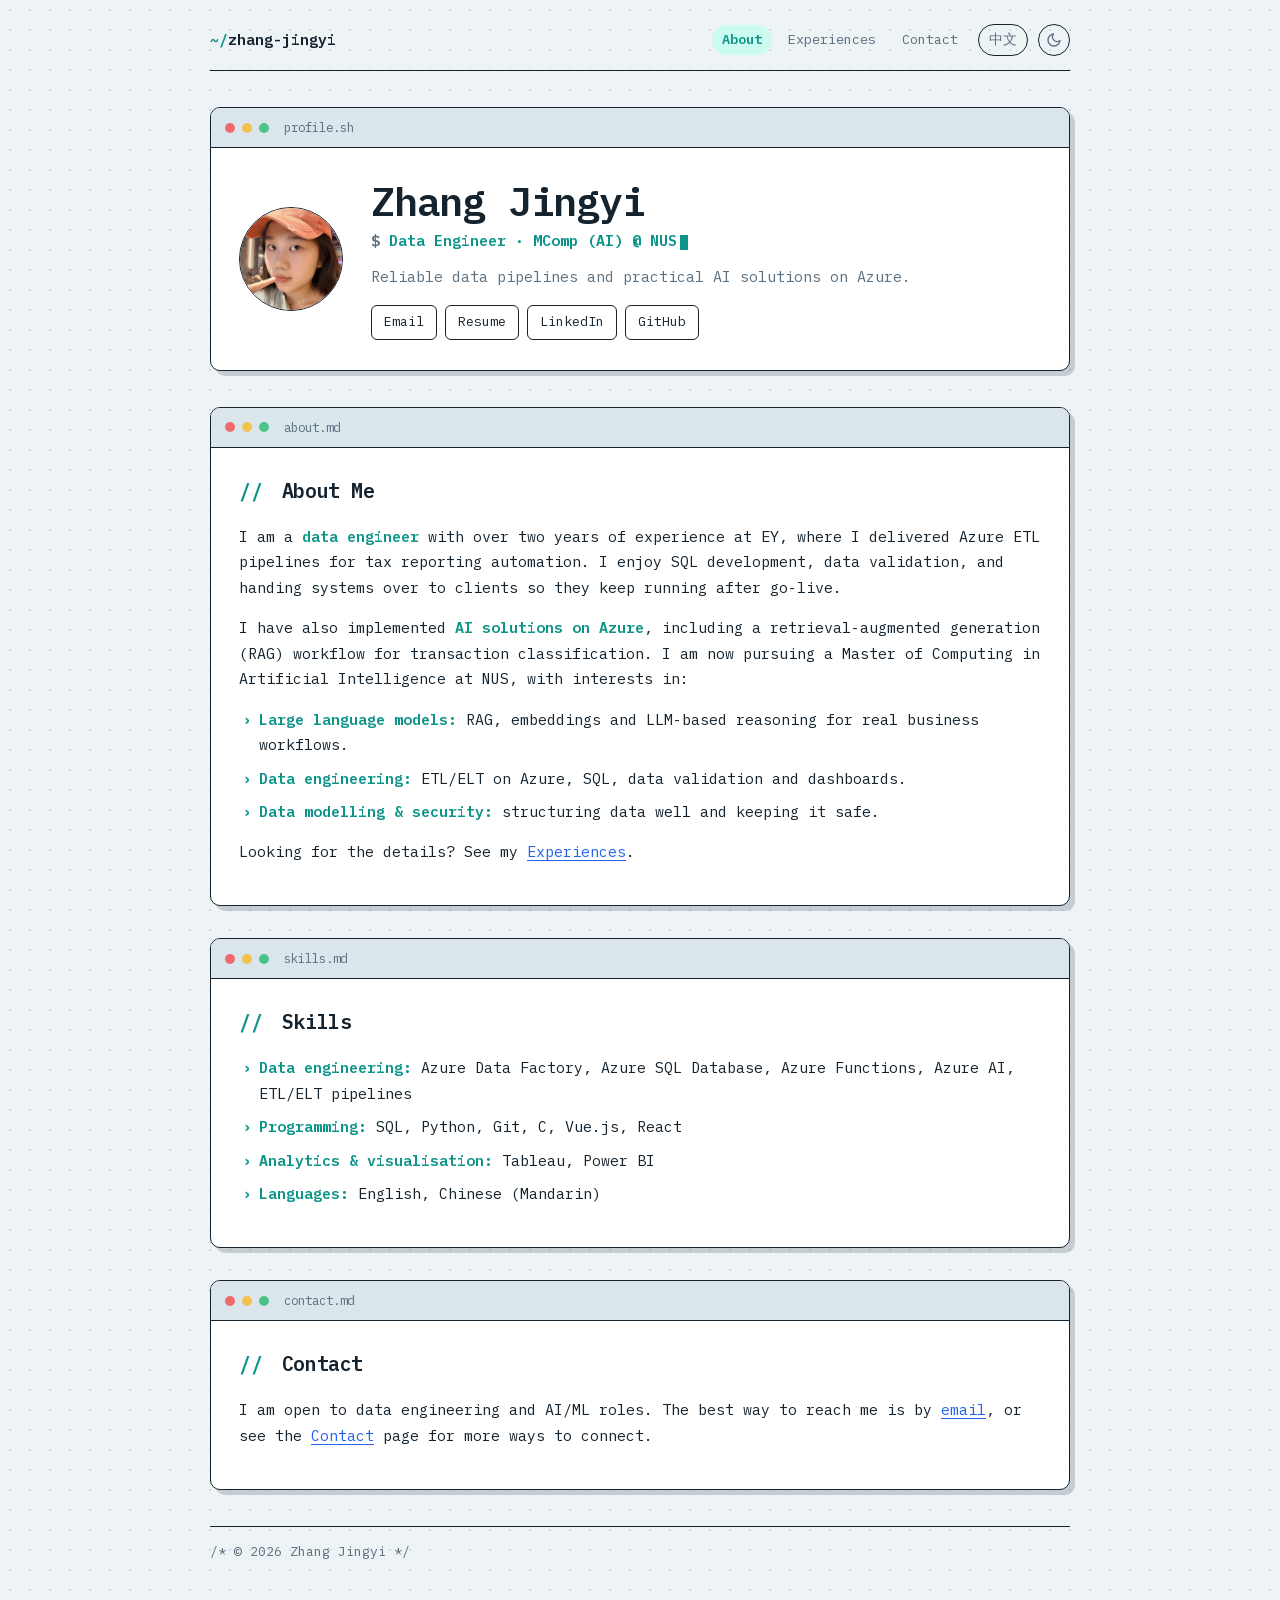
<file: index.html>
<!doctype html>
<html lang="en">
<head>
  <meta charset="utf-8">
  <meta name="viewport" content="width=device-width, initial-scale=1">
  <title>Zhang Jingyi | Data Engineer</title>
  <meta name="description" content="Zhang Jingyi: data engineer with Azure ETL and RAG experience, pursuing a Master of Computing in AI at NUS.">
  <script>
    try {
      var t = localStorage.getItem("theme");
      if (t === "light" || t === "dark") document.documentElement.setAttribute("data-theme", t);
    } catch (e) {}
  </script>
  <link rel="preload" href="assets/fonts/ibm-plex-mono-400.woff2" as="font" type="font/woff2" crossorigin>
  <link rel="stylesheet" href="style.css">
</head>
<body>
  <div class="wrapper">
    <nav class="topbar" aria-label="Primary navigation">
      <a class="brand" href="index.html">zhang-jingyi</a>
      <div class="nav-links">
        <a href="index.html" aria-current="page">About</a>
        <a href="experiences.html">Experiences</a>
        <a href="contact.html">Contact</a>
        <a class="lang-btn" href="zh/index.html" hreflang="zh-Hans" lang="zh-Hans" title="切换到中文">中文</a>
        <button id="theme-toggle" class="theme-btn" type="button" aria-label="Toggle dark mode" title="Toggle dark mode">
          <svg class="i-moon" viewBox="0 0 24 24" width="16" height="16" fill="none" stroke="currentColor" stroke-width="2" stroke-linecap="round" stroke-linejoin="round" aria-hidden="true"><path d="M21 12.8A9 9 0 1 1 11.2 3a7 7 0 0 0 9.8 9.8z"/></svg>
          <svg class="i-sun" viewBox="0 0 24 24" width="16" height="16" fill="none" stroke="currentColor" stroke-width="2" stroke-linecap="round" stroke-linejoin="round" aria-hidden="true"><circle cx="12" cy="12" r="4"/><path d="M12 2v2M12 20v2M4.9 4.9l1.4 1.4M17.7 17.7l1.4 1.4M2 12h2M20 12h2M4.9 19.1l1.4-1.4M17.7 6.3l1.4-1.4"/></svg>
        </button>
      </div>
    </nav>

    <div class="hero">
      <div class="window-bar"><i></i><i></i><i></i><span>profile.sh</span></div>
      <div class="hero-body">
        <img class="avatar" src="assets/avatar.jpg" alt="Photo of Zhang Jingyi" width="104" height="104">
        <div>
          <h1>Zhang Jingyi</h1>
          <p class="prompt">Data Engineer · MComp (AI) @ NUS<span class="cursor" aria-hidden="true"></span></p>
          <p class="hero-line">Reliable data pipelines and practical AI solutions on Azure.</p>
          <ul class="social">
            <li><a href="mailto:jyzhang0222@gmail.com">Email</a></li>
            <li><a href="assets/Zhang_Jingyi_Resume.pdf">Resume</a></li>
            <li><a href="https://www.linkedin.com/in/jingyizhang0222/" target="_blank" rel="noopener">LinkedIn</a></li>
            <li><a href="https://github.com/zhangjy0222" target="_blank" rel="noopener">GitHub</a></li>
          </ul>
        </div>
      </div>
    </div>

    <main>
      <section id="about" class="window">
        <div class="window-bar"><i></i><i></i><i></i><span>about.md</span></div>
        <div class="window-body">
          <h2><span class="code-comment">//</span> About Me</h2>
          <p>I am a <strong>data engineer</strong> with over two years of experience at EY, where I delivered Azure ETL pipelines for tax reporting automation. I enjoy SQL development, data validation, and handing systems over to clients so they keep running after go-live.</p>
          <p>I have also implemented <strong>AI solutions on Azure</strong>, including a retrieval-augmented generation (RAG) workflow for transaction classification. I am now pursuing a Master of Computing in Artificial Intelligence at NUS, with interests in:</p>
          <ul>
            <li><strong>Large language models:</strong> RAG, embeddings and LLM-based reasoning for real business workflows.</li>
            <li><strong>Data engineering:</strong> ETL/ELT on Azure, SQL, data validation and dashboards.</li>
            <li><strong>Data modelling &amp; security:</strong> structuring data well and keeping it safe.</li>
          </ul>
          <p>Looking for the details? See my <a href="experiences.html">Experiences</a>.</p>
        </div>
      </section>

      <section id="skills" class="window">
        <div class="window-bar"><i></i><i></i><i></i><span>skills.md</span></div>
        <div class="window-body">
          <h2><span class="code-comment">//</span> Skills</h2>
          <ul>
            <li><strong>Data engineering:</strong> Azure Data Factory, Azure SQL Database, Azure Functions, Azure AI, ETL/ELT pipelines</li>
            <li><strong>Programming:</strong> SQL, Python, Git, C, Vue.js, React</li>
            <li><strong>Analytics &amp; visualisation:</strong> Tableau, Power BI</li>
            <li><strong>Languages:</strong> English, Chinese (Mandarin)</li>
          </ul>
        </div>
      </section>

      <section id="contact" class="window">
        <div class="window-bar"><i></i><i></i><i></i><span>contact.md</span></div>
        <div class="window-body">
          <h2><span class="code-comment">//</span> Contact</h2>
          <p>I am open to data engineering and AI/ML roles. The best way to reach me is by <a href="mailto:jyzhang0222@gmail.com">email</a>, or see the <a href="contact.html">Contact</a> page for more ways to connect.</p>
        </div>
      </section>
    </main>

    <footer>/* © 2026 Zhang Jingyi */</footer>
  </div>

  <button id="backToTop" type="button" aria-label="Back to top">↑</button>
  <script src="site.js"></script>
</body>
</html>
</file>
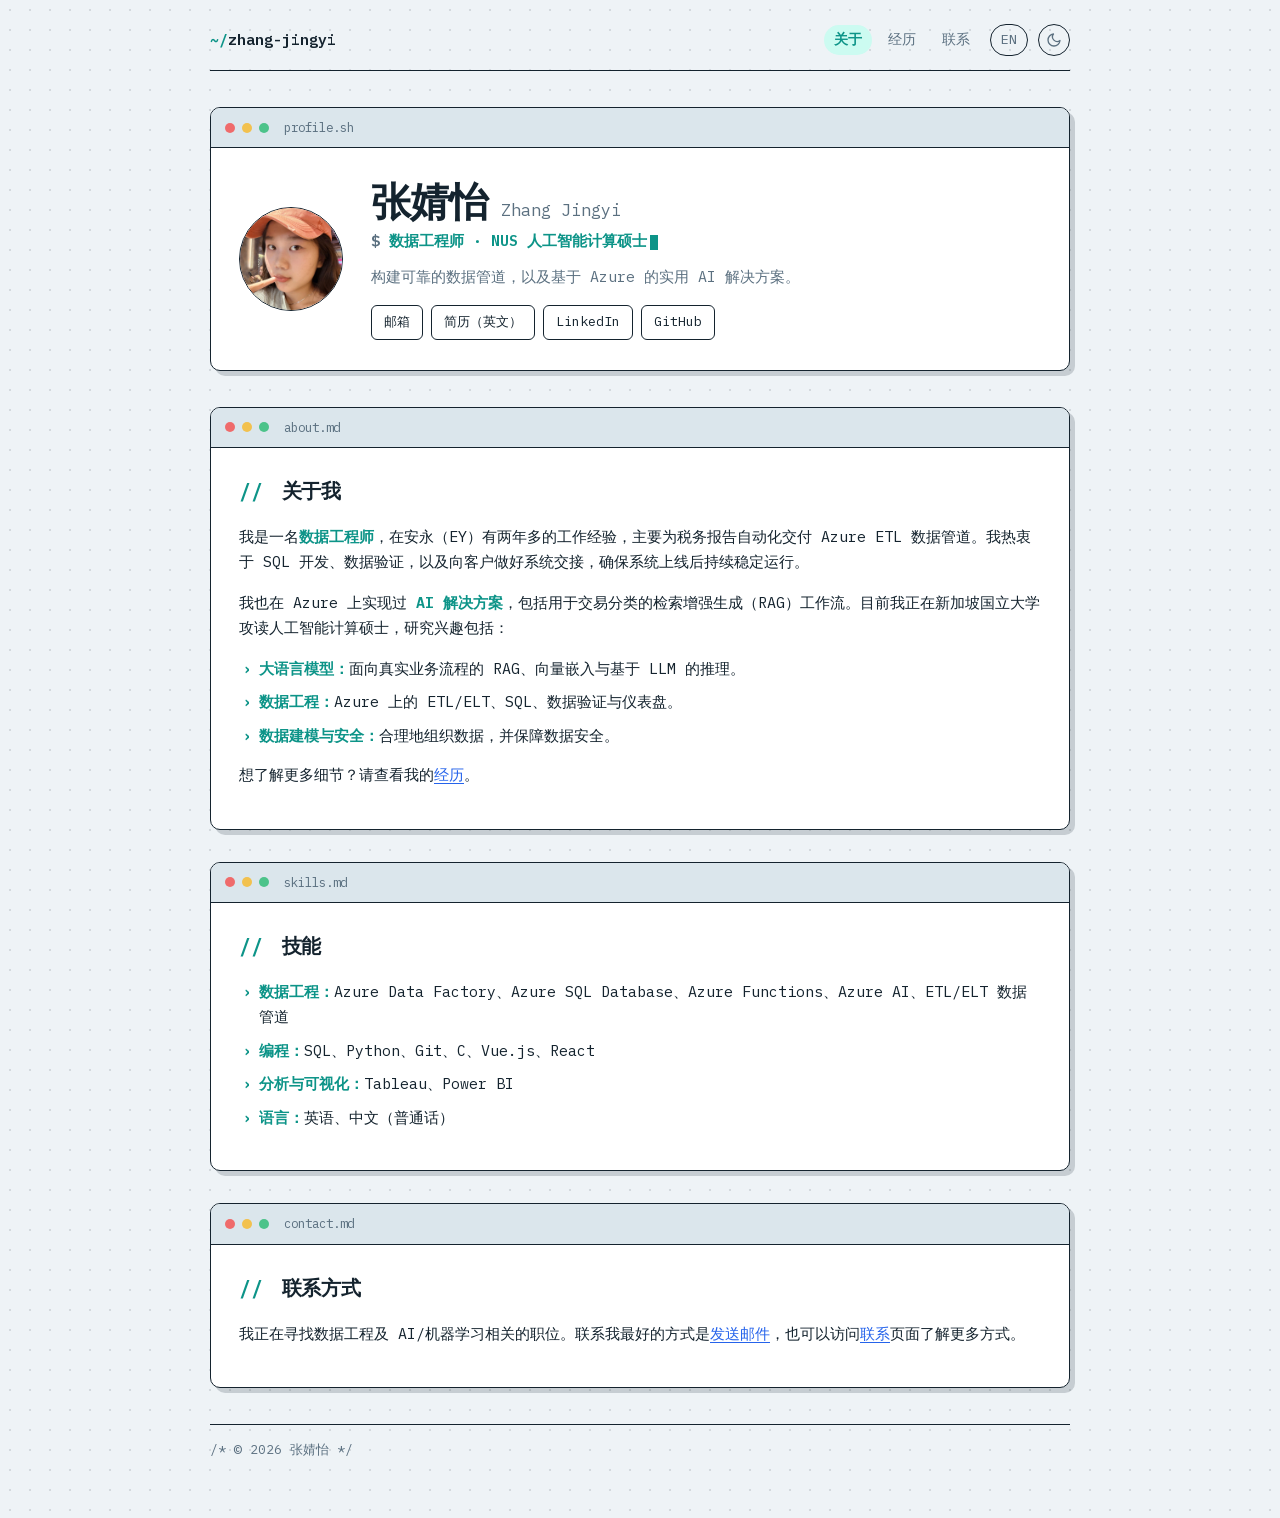
<file: zh/index.html>
<!doctype html>
<html lang="zh-Hans">
<head>
  <meta charset="utf-8">
  <meta name="viewport" content="width=device-width, initial-scale=1">
  <title>张婧怡 | 数据工程师</title>
  <meta name="description" content="张婧怡（Zhang Jingyi）：具备 Azure ETL 与 RAG 经验的数据工程师，目前在新加坡国立大学攻读人工智能计算硕士。">
  <script>
    try {
      var t = localStorage.getItem("theme");
      if (t === "light" || t === "dark") document.documentElement.setAttribute("data-theme", t);
    } catch (e) {}
  </script>
  <link rel="preload" href="../assets/fonts/ibm-plex-mono-400.woff2" as="font" type="font/woff2" crossorigin>
  <link rel="stylesheet" href="../style.css">
</head>
<body>
  <div class="wrapper">
    <nav class="topbar" aria-label="Primary navigation">
      <a class="brand" href="index.html">zhang-jingyi</a>
      <div class="nav-links">
        <a href="index.html" aria-current="page">关于</a>
        <a href="experiences.html">经历</a>
        <a href="contact.html">联系</a>
        <a class="lang-btn" href="../index.html" hreflang="en" lang="en" title="Switch to English">EN</a>
        <button id="theme-toggle" class="theme-btn" type="button" aria-label="切换深色模式" title="切换深色模式">
          <svg class="i-moon" viewBox="0 0 24 24" width="16" height="16" fill="none" stroke="currentColor" stroke-width="2" stroke-linecap="round" stroke-linejoin="round" aria-hidden="true"><path d="M21 12.8A9 9 0 1 1 11.2 3a7 7 0 0 0 9.8 9.8z"/></svg>
          <svg class="i-sun" viewBox="0 0 24 24" width="16" height="16" fill="none" stroke="currentColor" stroke-width="2" stroke-linecap="round" stroke-linejoin="round" aria-hidden="true"><circle cx="12" cy="12" r="4"/><path d="M12 2v2M12 20v2M4.9 4.9l1.4 1.4M17.7 17.7l1.4 1.4M2 12h2M20 12h2M4.9 19.1l1.4-1.4M17.7 6.3l1.4-1.4"/></svg>
        </button>
      </div>
    </nav>

    <div class="hero">
      <div class="window-bar"><i></i><i></i><i></i><span>profile.sh</span></div>
      <div class="hero-body">
        <img class="avatar" src="../assets/avatar.jpg" alt="张婧怡的照片" width="104" height="104">
        <div>
          <h1>张婧怡<span class="name-alt">Zhang Jingyi</span></h1>
          <p class="prompt">数据工程师 · NUS 人工智能计算硕士<span class="cursor" aria-hidden="true"></span></p>
          <p class="hero-line">构建可靠的数据管道，以及基于 Azure 的实用 AI 解决方案。</p>
          <ul class="social">
            <li><a href="mailto:jyzhang0222@gmail.com">邮箱</a></li>
            <li><a href="../assets/Zhang_Jingyi_Resume.pdf">简历（英文）</a></li>
            <li><a href="https://www.linkedin.com/in/jingyizhang0222/" target="_blank" rel="noopener">LinkedIn</a></li>
            <li><a href="https://github.com/zhangjy0222" target="_blank" rel="noopener">GitHub</a></li>
          </ul>
        </div>
      </div>
    </div>

    <main>
      <section id="about" class="window">
        <div class="window-bar"><i></i><i></i><i></i><span>about.md</span></div>
        <div class="window-body">
          <h2><span class="code-comment">//</span> 关于我</h2>
          <p>我是一名<strong>数据工程师</strong>，在安永（EY）有两年多的工作经验，主要为税务报告自动化交付 Azure ETL 数据管道。我热衷于 SQL 开发、数据验证，以及向客户做好系统交接，确保系统上线后持续稳定运行。</p>
          <p>我也在 Azure 上实现过 <strong>AI 解决方案</strong>，包括用于交易分类的检索增强生成（RAG）工作流。目前我正在新加坡国立大学攻读人工智能计算硕士，研究兴趣包括：</p>
          <ul>
            <li><strong>大语言模型：</strong>面向真实业务流程的 RAG、向量嵌入与基于 LLM 的推理。</li>
            <li><strong>数据工程：</strong>Azure 上的 ETL/ELT、SQL、数据验证与仪表盘。</li>
            <li><strong>数据建模与安全：</strong>合理地组织数据，并保障数据安全。</li>
          </ul>
          <p>想了解更多细节？请查看我的<a href="experiences.html">经历</a>。</p>
        </div>
      </section>

      <section id="skills" class="window">
        <div class="window-bar"><i></i><i></i><i></i><span>skills.md</span></div>
        <div class="window-body">
          <h2><span class="code-comment">//</span> 技能</h2>
          <ul>
            <li><strong>数据工程：</strong>Azure Data Factory、Azure SQL Database、Azure Functions、Azure AI、ETL/ELT 数据管道</li>
            <li><strong>编程：</strong>SQL、Python、Git、C、Vue.js、React</li>
            <li><strong>分析与可视化：</strong>Tableau、Power BI</li>
            <li><strong>语言：</strong>英语、中文（普通话）</li>
          </ul>
        </div>
      </section>

      <section id="contact" class="window">
        <div class="window-bar"><i></i><i></i><i></i><span>contact.md</span></div>
        <div class="window-body">
          <h2><span class="code-comment">//</span> 联系方式</h2>
          <p>我正在寻找数据工程及 AI/机器学习相关的职位。联系我最好的方式是<a href="mailto:jyzhang0222@gmail.com">发送邮件</a>，也可以访问<a href="contact.html">联系</a>页面了解更多方式。</p>
        </div>
      </section>
    </main>

    <footer>/* © 2026 张婧怡 */</footer>
  </div>

  <button id="backToTop" type="button" aria-label="返回顶部">↑</button>
  <script src="../site.js"></script>
</body>
</html>
</file>
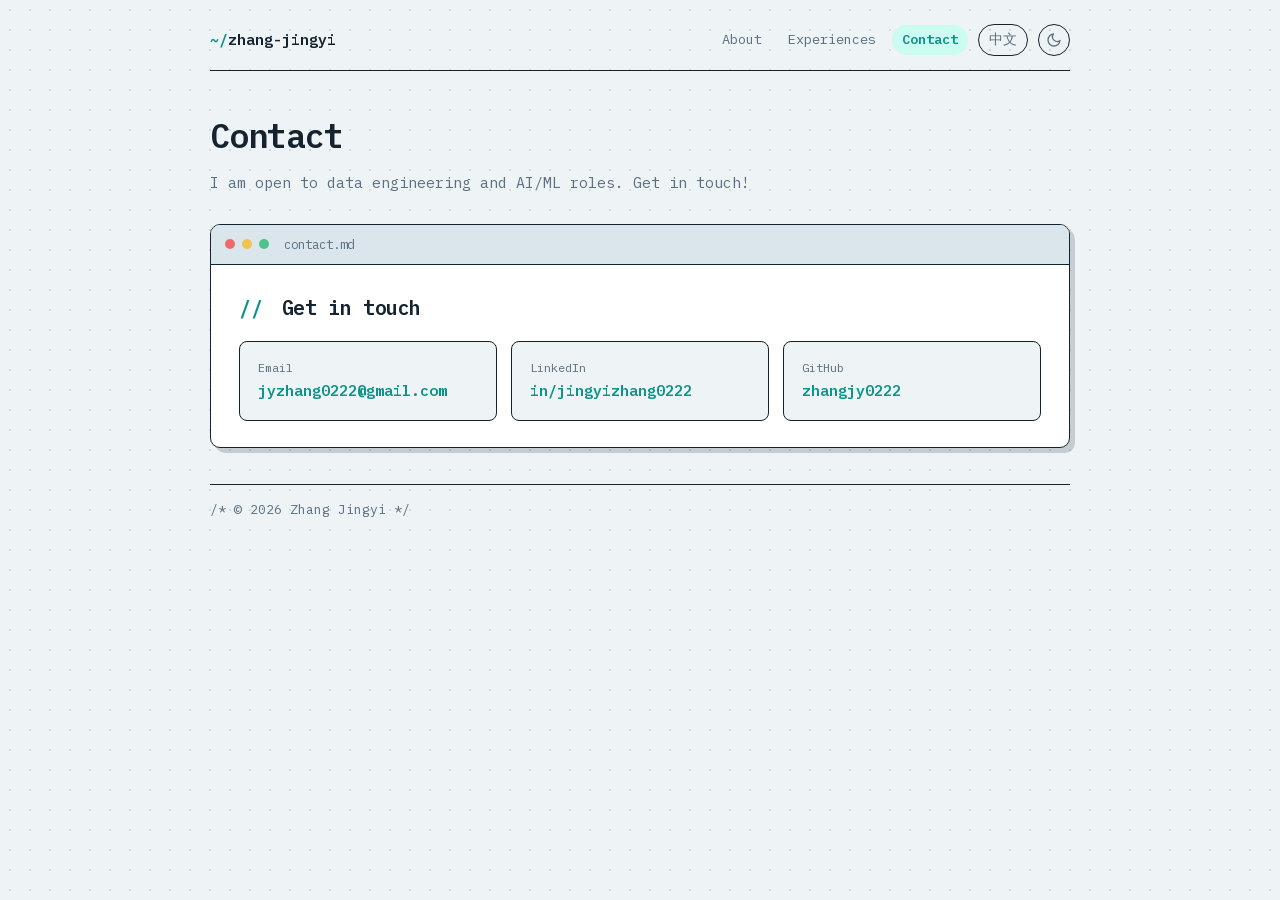
<file: contact.html>
<!doctype html>
<html lang="en">
<head>
  <meta charset="utf-8">
  <meta name="viewport" content="width=device-width, initial-scale=1">
  <title>Contact | Zhang Jingyi</title>
  <meta name="description" content="How to reach Zhang Jingyi.">
  <script>
    try {
      var t = localStorage.getItem("theme");
      if (t === "light" || t === "dark") document.documentElement.setAttribute("data-theme", t);
    } catch (e) {}
  </script>
  <link rel="preload" href="assets/fonts/ibm-plex-mono-400.woff2" as="font" type="font/woff2" crossorigin>
  <link rel="stylesheet" href="style.css">
</head>
<body>
  <div class="wrapper">
    <nav class="topbar" aria-label="Primary navigation">
      <a class="brand" href="index.html">zhang-jingyi</a>
      <div class="nav-links">
        <a href="index.html">About</a>
        <a href="experiences.html">Experiences</a>
        <a href="contact.html" aria-current="page">Contact</a>
        <a class="lang-btn" href="zh/contact.html" hreflang="zh-Hans" lang="zh-Hans" title="切换到中文">中文</a>
        <button id="theme-toggle" class="theme-btn" type="button" aria-label="Toggle dark mode" title="Toggle dark mode">
          <svg class="i-moon" viewBox="0 0 24 24" width="16" height="16" fill="none" stroke="currentColor" stroke-width="2" stroke-linecap="round" stroke-linejoin="round" aria-hidden="true"><path d="M21 12.8A9 9 0 1 1 11.2 3a7 7 0 0 0 9.8 9.8z"/></svg>
          <svg class="i-sun" viewBox="0 0 24 24" width="16" height="16" fill="none" stroke="currentColor" stroke-width="2" stroke-linecap="round" stroke-linejoin="round" aria-hidden="true"><circle cx="12" cy="12" r="4"/><path d="M12 2v2M12 20v2M4.9 4.9l1.4 1.4M17.7 17.7l1.4 1.4M2 12h2M20 12h2M4.9 19.1l1.4-1.4M17.7 6.3l1.4-1.4"/></svg>
        </button>
      </div>
    </nav>

    <h1 class="page-title">Contact</h1>
    <p class="page-lead">I am open to data engineering and AI/ML roles. Get in touch!</p>

    <main>
      <section id="contact" class="window">
        <div class="window-bar"><i></i><i></i><i></i><span>contact.md</span></div>
        <div class="window-body">
          <h2><span class="code-comment">//</span> Get in touch</h2>
          <ul class="link-cards">
            <li><a href="mailto:jyzhang0222@gmail.com"><span class="k">Email</span><span class="v">jyzhang0222@gmail.com</span></a></li>
            <li><a href="https://www.linkedin.com/in/jingyizhang0222/" target="_blank" rel="noopener"><span class="k">LinkedIn</span><span class="v">in/jingyizhang0222</span></a></li>
            <li><a href="https://github.com/zhangjy0222" target="_blank" rel="noopener"><span class="k">GitHub</span><span class="v">zhangjy0222</span></a></li>
          </ul>
        </div>
      </section>
    </main>

    <footer>/* © 2026 Zhang Jingyi */</footer>
  </div>

  <button id="backToTop" type="button" aria-label="Back to top">↑</button>
  <script src="site.js"></script>
</body>
</html>
</file>
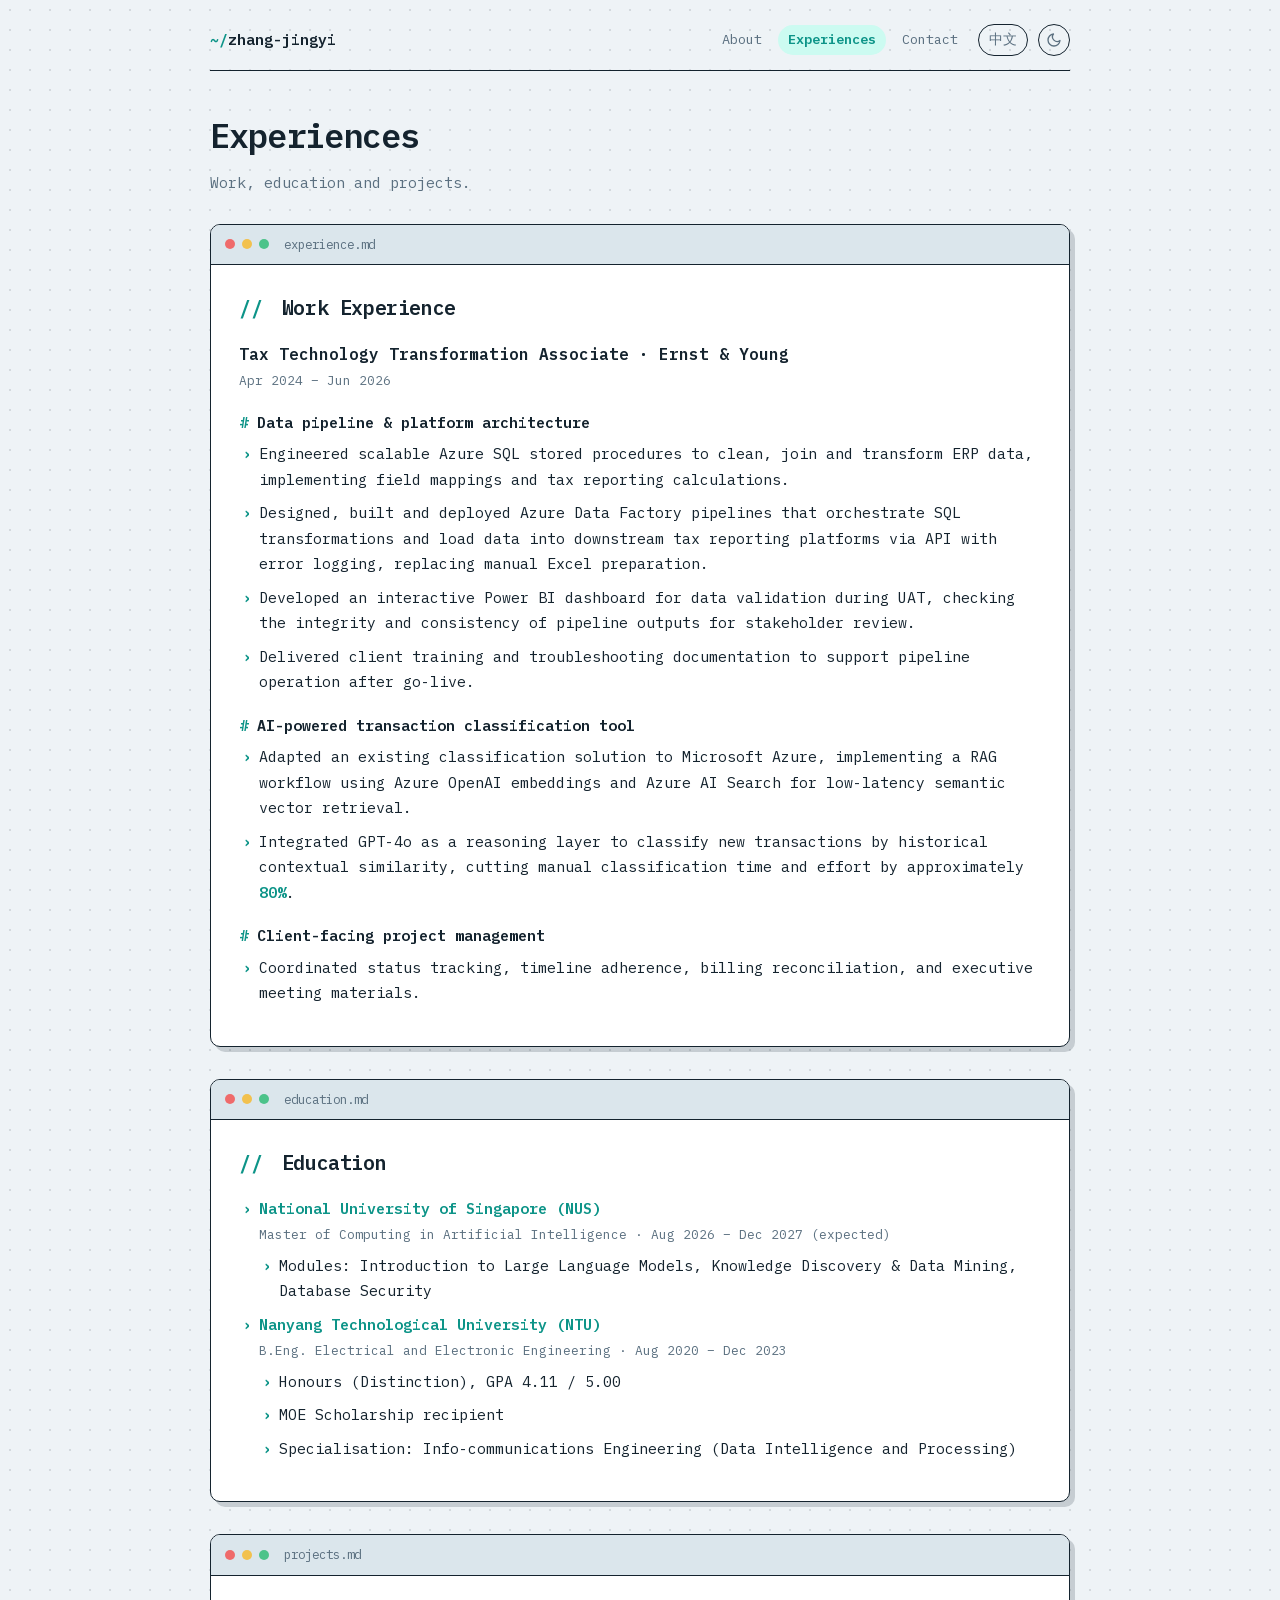
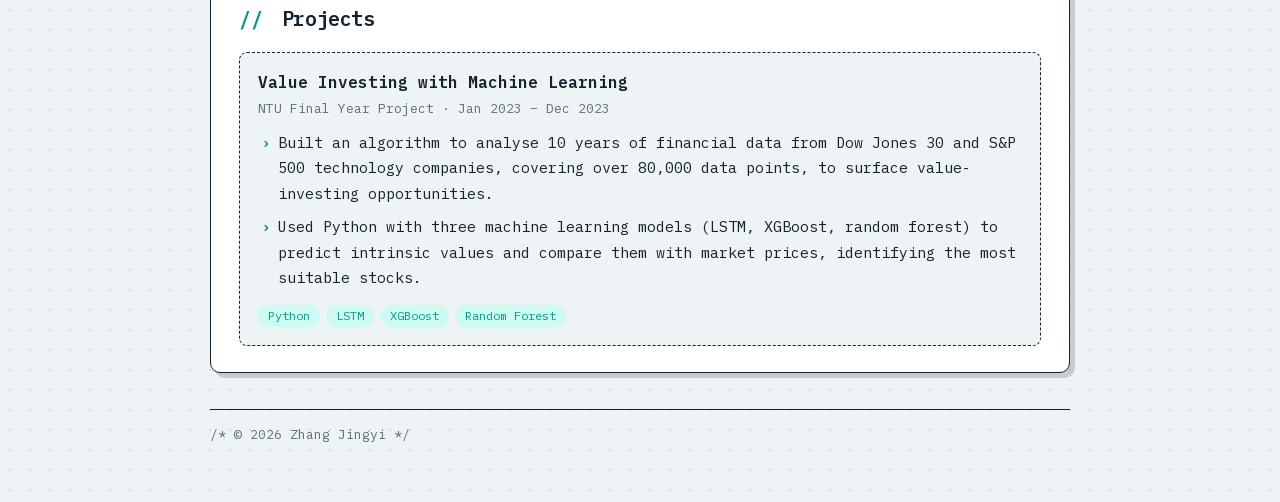
<file: experiences.html>
<!doctype html>
<html lang="en">
<head>
  <meta charset="utf-8">
  <meta name="viewport" content="width=device-width, initial-scale=1">
  <title>Experiences | Zhang Jingyi</title>
  <meta name="description" content="Work experience, education and projects of Zhang Jingyi.">
  <script>
    try {
      var t = localStorage.getItem("theme");
      if (t === "light" || t === "dark") document.documentElement.setAttribute("data-theme", t);
    } catch (e) {}
  </script>
  <link rel="preload" href="assets/fonts/ibm-plex-mono-400.woff2" as="font" type="font/woff2" crossorigin>
  <link rel="stylesheet" href="style.css">
</head>
<body>
  <div class="wrapper">
    <nav class="topbar" aria-label="Primary navigation">
      <a class="brand" href="index.html">zhang-jingyi</a>
      <div class="nav-links">
        <a href="index.html">About</a>
        <a href="experiences.html" aria-current="page">Experiences</a>
        <a href="contact.html">Contact</a>
        <a class="lang-btn" href="zh/experiences.html" hreflang="zh-Hans" lang="zh-Hans" title="切换到中文">中文</a>
        <button id="theme-toggle" class="theme-btn" type="button" aria-label="Toggle dark mode" title="Toggle dark mode">
          <svg class="i-moon" viewBox="0 0 24 24" width="16" height="16" fill="none" stroke="currentColor" stroke-width="2" stroke-linecap="round" stroke-linejoin="round" aria-hidden="true"><path d="M21 12.8A9 9 0 1 1 11.2 3a7 7 0 0 0 9.8 9.8z"/></svg>
          <svg class="i-sun" viewBox="0 0 24 24" width="16" height="16" fill="none" stroke="currentColor" stroke-width="2" stroke-linecap="round" stroke-linejoin="round" aria-hidden="true"><circle cx="12" cy="12" r="4"/><path d="M12 2v2M12 20v2M4.9 4.9l1.4 1.4M17.7 17.7l1.4 1.4M2 12h2M20 12h2M4.9 19.1l1.4-1.4M17.7 6.3l1.4-1.4"/></svg>
        </button>
      </div>
    </nav>

    <h1 class="page-title">Experiences</h1>
    <p class="page-lead">Work, education and projects.</p>

    <main>
      <section id="experience" class="window">
        <div class="window-bar"><i></i><i></i><i></i><span>experience.md</span></div>
        <div class="window-body">
          <h2><span class="code-comment">//</span> Work Experience</h2>
          <h3>Tax Technology Transformation Associate · Ernst &amp; Young</h3>
          <p class="meta">Apr 2024 – Jun 2026</p>

          <p class="sub">Data pipeline &amp; platform architecture</p>
          <ul>
            <li>Engineered scalable Azure SQL stored procedures to clean, join and transform ERP data, implementing field mappings and tax reporting calculations.</li>
            <li>Designed, built and deployed Azure Data Factory pipelines that orchestrate SQL transformations and load data into downstream tax reporting platforms via API with error logging, replacing manual Excel preparation.</li>
            <li>Developed an interactive Power BI dashboard for data validation during UAT, checking the integrity and consistency of pipeline outputs for stakeholder review.</li>
            <li>Delivered client training and troubleshooting documentation to support pipeline operation after go-live.</li>
          </ul>

          <p class="sub">AI-powered transaction classification tool</p>
          <ul>
            <li>Adapted an existing classification solution to Microsoft Azure, implementing a RAG workflow using Azure OpenAI embeddings and Azure AI Search for low-latency semantic vector retrieval.</li>
            <li>Integrated GPT-4o as a reasoning layer to classify new transactions by historical contextual similarity, cutting manual classification time and effort by approximately <strong>80%</strong>.</li>
          </ul>

          <p class="sub">Client-facing project management</p>
          <ul>
            <li>Coordinated status tracking, timeline adherence, billing reconciliation, and executive meeting materials.</li>
          </ul>
        </div>
      </section>

      <section id="education" class="window">
        <div class="window-bar"><i></i><i></i><i></i><span>education.md</span></div>
        <div class="window-body">
          <h2><span class="code-comment">//</span> Education</h2>
          <ul>
            <li><strong>National University of Singapore (NUS)</strong><br><span class="meta">Master of Computing in Artificial Intelligence · Aug 2026 – Dec 2027 (expected)</span><ul><li>Modules: Introduction to Large Language Models, Knowledge Discovery &amp; Data Mining, Database Security</li></ul></li>
            <li><strong>Nanyang Technological University (NTU)</strong><br><span class="meta">B.Eng. Electrical and Electronic Engineering · Aug 2020 – Dec 2023</span><ul><li>Honours (Distinction), GPA 4.11 / 5.00</li><li>MOE Scholarship recipient</li><li>Specialisation: Info-communications Engineering (Data Intelligence and Processing)</li></ul></li>
          </ul>
        </div>
      </section>

      <section id="projects" class="window">
        <div class="window-bar"><i></i><i></i><i></i><span>projects.md</span></div>
        <div class="window-body">
          <h2><span class="code-comment">//</span> Projects</h2>
          <div class="card">
            <h3>Value Investing with Machine Learning</h3>
            <p class="meta">NTU Final Year Project · Jan 2023 – Dec 2023</p>
            <ul>
            <li>Built an algorithm to analyse 10 years of financial data from Dow Jones 30 and S&amp;P 500 technology companies, covering over 80,000 data points, to surface value-investing opportunities.</li>
            <li>Used Python with three machine learning models (LSTM, XGBoost, random forest) to predict intrinsic values and compare them with market prices, identifying the most suitable stocks.</li>
            </ul>
            <div class="tags"><span>Python</span><span>LSTM</span><span>XGBoost</span><span>Random Forest</span></div>
          </div>
        </div>
      </section>
    </main>

    <footer>/* © 2026 Zhang Jingyi */</footer>
  </div>

  <button id="backToTop" type="button" aria-label="Back to top">↑</button>
  <script src="site.js"></script>
</body>
</html>
</file>
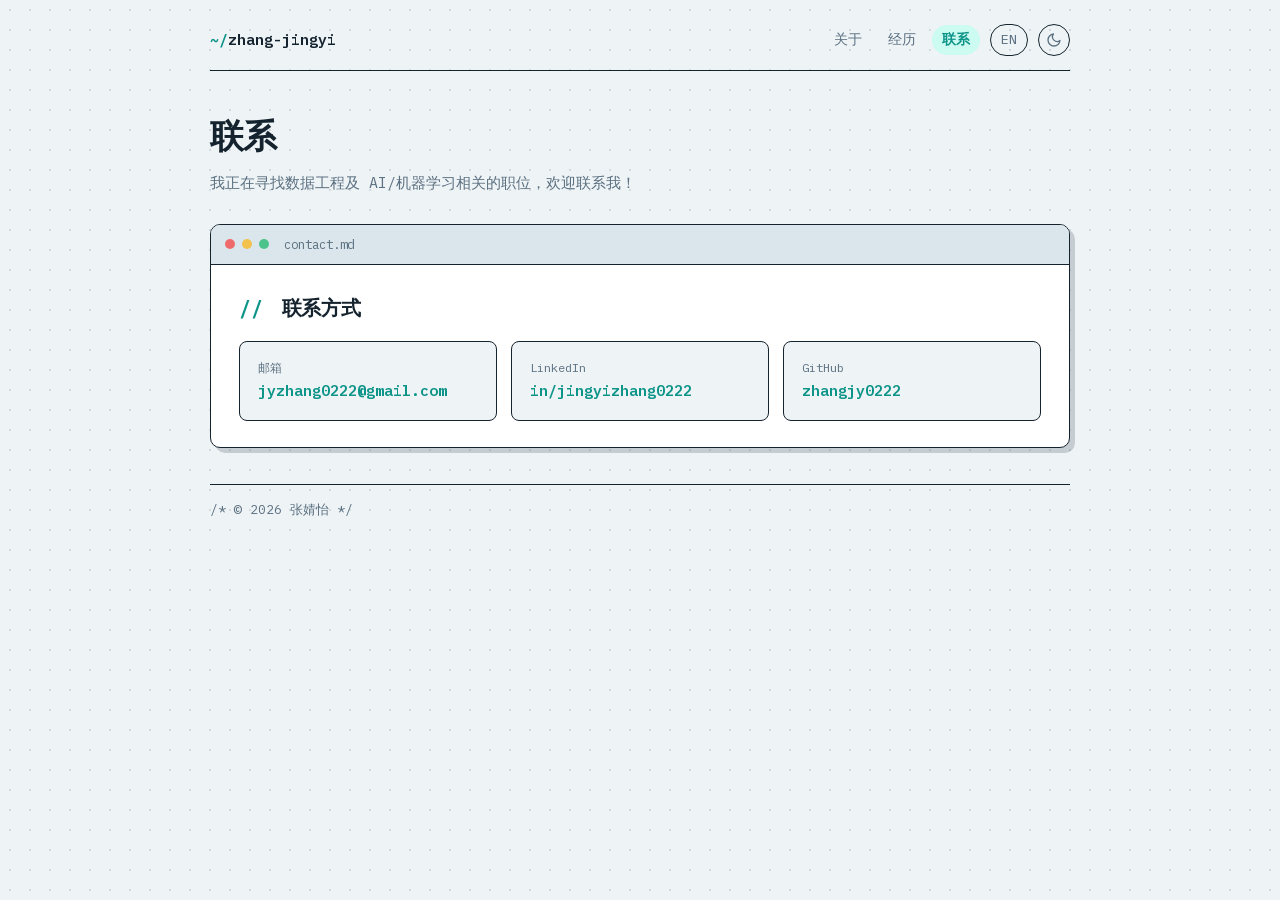
<file: zh/contact.html>
<!doctype html>
<html lang="zh-Hans">
<head>
  <meta charset="utf-8">
  <meta name="viewport" content="width=device-width, initial-scale=1">
  <title>联系 | 张婧怡</title>
  <meta name="description" content="联系张婧怡（Zhang Jingyi）的方式。">
  <script>
    try {
      var t = localStorage.getItem("theme");
      if (t === "light" || t === "dark") document.documentElement.setAttribute("data-theme", t);
    } catch (e) {}
  </script>
  <link rel="preload" href="../assets/fonts/ibm-plex-mono-400.woff2" as="font" type="font/woff2" crossorigin>
  <link rel="stylesheet" href="../style.css">
</head>
<body>
  <div class="wrapper">
    <nav class="topbar" aria-label="Primary navigation">
      <a class="brand" href="index.html">zhang-jingyi</a>
      <div class="nav-links">
        <a href="index.html">关于</a>
        <a href="experiences.html">经历</a>
        <a href="contact.html" aria-current="page">联系</a>
        <a class="lang-btn" href="../contact.html" hreflang="en" lang="en" title="Switch to English">EN</a>
        <button id="theme-toggle" class="theme-btn" type="button" aria-label="切换深色模式" title="切换深色模式">
          <svg class="i-moon" viewBox="0 0 24 24" width="16" height="16" fill="none" stroke="currentColor" stroke-width="2" stroke-linecap="round" stroke-linejoin="round" aria-hidden="true"><path d="M21 12.8A9 9 0 1 1 11.2 3a7 7 0 0 0 9.8 9.8z"/></svg>
          <svg class="i-sun" viewBox="0 0 24 24" width="16" height="16" fill="none" stroke="currentColor" stroke-width="2" stroke-linecap="round" stroke-linejoin="round" aria-hidden="true"><circle cx="12" cy="12" r="4"/><path d="M12 2v2M12 20v2M4.9 4.9l1.4 1.4M17.7 17.7l1.4 1.4M2 12h2M20 12h2M4.9 19.1l1.4-1.4M17.7 6.3l1.4-1.4"/></svg>
        </button>
      </div>
    </nav>

    <h1 class="page-title">联系</h1>
    <p class="page-lead">我正在寻找数据工程及 AI/机器学习相关的职位，欢迎联系我！</p>

    <main>
      <section id="contact" class="window">
        <div class="window-bar"><i></i><i></i><i></i><span>contact.md</span></div>
        <div class="window-body">
          <h2><span class="code-comment">//</span> 联系方式</h2>
          <ul class="link-cards">
            <li><a href="mailto:jyzhang0222@gmail.com"><span class="k">邮箱</span><span class="v">jyzhang0222@gmail.com</span></a></li>
            <li><a href="https://www.linkedin.com/in/jingyizhang0222/" target="_blank" rel="noopener"><span class="k">LinkedIn</span><span class="v">in/jingyizhang0222</span></a></li>
            <li><a href="https://github.com/zhangjy0222" target="_blank" rel="noopener"><span class="k">GitHub</span><span class="v">zhangjy0222</span></a></li>
          </ul>
        </div>
      </section>
    </main>

    <footer>/* © 2026 张婧怡 */</footer>
  </div>

  <button id="backToTop" type="button" aria-label="返回顶部">↑</button>
  <script src="../site.js"></script>
</body>
</html>
</file>
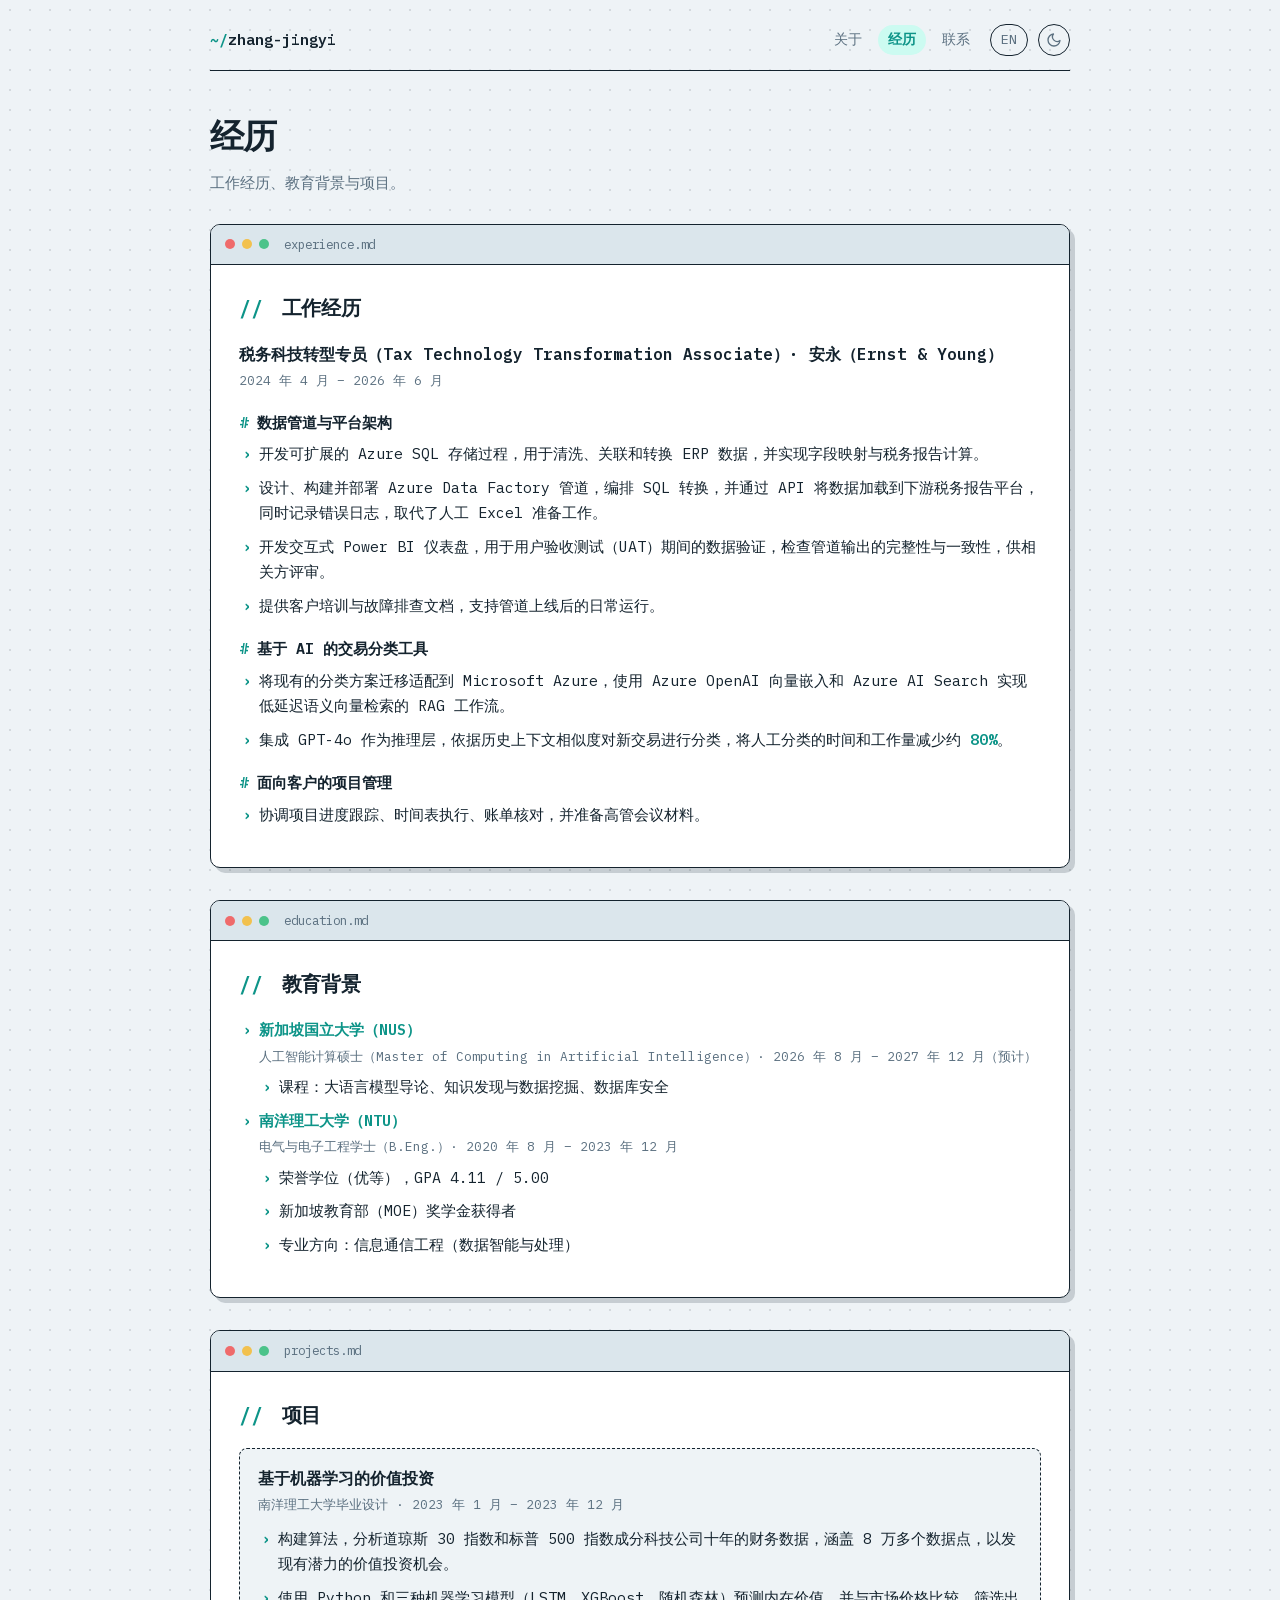
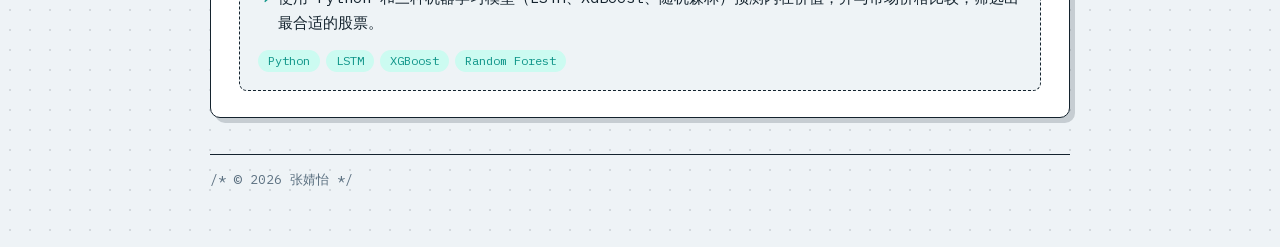
<file: zh/experiences.html>
<!doctype html>
<html lang="zh-Hans">
<head>
  <meta charset="utf-8">
  <meta name="viewport" content="width=device-width, initial-scale=1">
  <title>经历 | 张婧怡</title>
  <meta name="description" content="张婧怡（Zhang Jingyi）的工作经历、教育背景与项目。">
  <script>
    try {
      var t = localStorage.getItem("theme");
      if (t === "light" || t === "dark") document.documentElement.setAttribute("data-theme", t);
    } catch (e) {}
  </script>
  <link rel="preload" href="../assets/fonts/ibm-plex-mono-400.woff2" as="font" type="font/woff2" crossorigin>
  <link rel="stylesheet" href="../style.css">
</head>
<body>
  <div class="wrapper">
    <nav class="topbar" aria-label="Primary navigation">
      <a class="brand" href="index.html">zhang-jingyi</a>
      <div class="nav-links">
        <a href="index.html">关于</a>
        <a href="experiences.html" aria-current="page">经历</a>
        <a href="contact.html">联系</a>
        <a class="lang-btn" href="../experiences.html" hreflang="en" lang="en" title="Switch to English">EN</a>
        <button id="theme-toggle" class="theme-btn" type="button" aria-label="切换深色模式" title="切换深色模式">
          <svg class="i-moon" viewBox="0 0 24 24" width="16" height="16" fill="none" stroke="currentColor" stroke-width="2" stroke-linecap="round" stroke-linejoin="round" aria-hidden="true"><path d="M21 12.8A9 9 0 1 1 11.2 3a7 7 0 0 0 9.8 9.8z"/></svg>
          <svg class="i-sun" viewBox="0 0 24 24" width="16" height="16" fill="none" stroke="currentColor" stroke-width="2" stroke-linecap="round" stroke-linejoin="round" aria-hidden="true"><circle cx="12" cy="12" r="4"/><path d="M12 2v2M12 20v2M4.9 4.9l1.4 1.4M17.7 17.7l1.4 1.4M2 12h2M20 12h2M4.9 19.1l1.4-1.4M17.7 6.3l1.4-1.4"/></svg>
        </button>
      </div>
    </nav>

    <h1 class="page-title">经历</h1>
    <p class="page-lead">工作经历、教育背景与项目。</p>

    <main>
      <section id="experience" class="window">
        <div class="window-bar"><i></i><i></i><i></i><span>experience.md</span></div>
        <div class="window-body">
          <h2><span class="code-comment">//</span> 工作经历</h2>
          <h3>税务科技转型专员（Tax Technology Transformation Associate）· 安永（Ernst &amp; Young）</h3>
          <p class="meta">2024 年 4 月 – 2026 年 6 月</p>

          <p class="sub">数据管道与平台架构</p>
          <ul>
            <li>开发可扩展的 Azure SQL 存储过程，用于清洗、关联和转换 ERP 数据，并实现字段映射与税务报告计算。</li>
            <li>设计、构建并部署 Azure Data Factory 管道，编排 SQL 转换，并通过 API 将数据加载到下游税务报告平台，同时记录错误日志，取代了人工 Excel 准备工作。</li>
            <li>开发交互式 Power BI 仪表盘，用于用户验收测试（UAT）期间的数据验证，检查管道输出的完整性与一致性，供相关方评审。</li>
            <li>提供客户培训与故障排查文档，支持管道上线后的日常运行。</li>
          </ul>

          <p class="sub">基于 AI 的交易分类工具</p>
          <ul>
            <li>将现有的分类方案迁移适配到 Microsoft Azure，使用 Azure OpenAI 向量嵌入和 Azure AI Search 实现低延迟语义向量检索的 RAG 工作流。</li>
            <li>集成 GPT-4o 作为推理层，依据历史上下文相似度对新交易进行分类，将人工分类的时间和工作量减少约 <strong>80%</strong>。</li>
          </ul>

          <p class="sub">面向客户的项目管理</p>
          <ul>
            <li>协调项目进度跟踪、时间表执行、账单核对，并准备高管会议材料。</li>
          </ul>
        </div>
      </section>

      <section id="education" class="window">
        <div class="window-bar"><i></i><i></i><i></i><span>education.md</span></div>
        <div class="window-body">
          <h2><span class="code-comment">//</span> 教育背景</h2>
          <ul>
            <li><strong>新加坡国立大学（NUS）</strong><br><span class="meta">人工智能计算硕士（Master of Computing in Artificial Intelligence）· 2026 年 8 月 – 2027 年 12 月（预计）</span><ul><li>课程：大语言模型导论、知识发现与数据挖掘、数据库安全</li></ul></li>
            <li><strong>南洋理工大学（NTU）</strong><br><span class="meta">电气与电子工程学士（B.Eng.）· 2020 年 8 月 – 2023 年 12 月</span><ul><li>荣誉学位（优等），GPA 4.11 / 5.00</li><li>新加坡教育部（MOE）奖学金获得者</li><li>专业方向：信息通信工程（数据智能与处理）</li></ul></li>
          </ul>
        </div>
      </section>

      <section id="projects" class="window">
        <div class="window-bar"><i></i><i></i><i></i><span>projects.md</span></div>
        <div class="window-body">
          <h2><span class="code-comment">//</span> 项目</h2>
          <div class="card">
            <h3>基于机器学习的价值投资</h3>
            <p class="meta">南洋理工大学毕业设计 · 2023 年 1 月 – 2023 年 12 月</p>
            <ul>
            <li>构建算法，分析道琼斯 30 指数和标普 500 指数成分科技公司十年的财务数据，涵盖 8 万多个数据点，以发现有潜力的价值投资机会。</li>
            <li>使用 Python 和三种机器学习模型（LSTM、XGBoost、随机森林）预测内在价值，并与市场价格比较，筛选出最合适的股票。</li>
            </ul>
            <div class="tags"><span>Python</span><span>LSTM</span><span>XGBoost</span><span>Random Forest</span></div>
          </div>
        </div>
      </section>
    </main>

    <footer>/* © 2026 张婧怡 */</footer>
  </div>

  <button id="backToTop" type="button" aria-label="返回顶部">↑</button>
  <script src="../site.js"></script>
</body>
</html>
</file>
<file: style.css>
/* IBM Plex Mono (SIL Open Font License 1.1), self-hosted so no third-party request is needed. */
@font-face {
  font-family: "IBM Plex Mono";
  font-style: normal;
  font-weight: 400;
  font-display: swap;
  src: url("assets/fonts/ibm-plex-mono-400.woff2") format("woff2");
}
@font-face {
  font-family: "IBM Plex Mono";
  font-style: normal;
  font-weight: 600;
  font-display: swap;
  src: url("assets/fonts/ibm-plex-mono-600.woff2") format("woff2");
}

/* Terminal-window theme: cool palette, window title bars, file-name labels. */

:root {
  --bg: #eef3f6;
  --panel: #ffffff;
  --bar: #dbe6ec;
  --fg: #14232e;
  --muted: #5b7080;
  --accent: #0d9488;
  --accent-soft: #ccfbf1;
  --link: #2563eb;
  --border: #14232e;
  --dot: rgba(20, 35, 46, 0.12);
  --on-accent: #ffffff;
  --shadow: 5px 5px 0 rgba(20, 35, 46, 0.18);
}

@media (prefers-color-scheme: dark) {
  :root:not([data-theme="light"]) {
    --bg: #0b141b; --panel: #111d27; --bar: #1a2a37; --fg: #dbe8f0;
    --muted: #8aa1b1; --accent: #2dd4bf; --accent-soft: #134e4a; --link: #7cb2ff;
    --border: #2b4152; --dot: rgba(219, 232, 240, 0.08); --on-accent: #06201d;
    --shadow: 5px 5px 0 rgba(0, 0, 0, 0.45);
  }
}
:root[data-theme="dark"] {
  --bg: #0b141b; --panel: #111d27; --bar: #1a2a37; --fg: #dbe8f0;
  --muted: #8aa1b1; --accent: #2dd4bf; --accent-soft: #134e4a; --link: #7cb2ff;
  --border: #2b4152; --dot: rgba(219, 232, 240, 0.08); --on-accent: #06201d;
  --shadow: 5px 5px 0 rgba(0, 0, 0, 0.45);
}

* { box-sizing: border-box; }
html { scroll-behavior: smooth; }

body {
  margin: 0;
  padding: 24px 16px 56px;
  font-family: "IBM Plex Mono", ui-monospace, Menlo, Consolas, "PingFang SC", "Hiragino Sans GB", "Microsoft YaHei", "Noto Sans CJK SC", "Noto Sans SC", monospace;
  font-size: 15px;
  line-height: 1.7;
  color: var(--fg);
  background-color: var(--bg);
  background-image: radial-gradient(var(--dot) 1px, transparent 1px);
  background-size: 20px 20px;
}

.wrapper { max-width: 860px; margin: 0 auto; }

a { color: var(--link); text-underline-offset: 3px; }
a:hover { color: var(--accent); }
strong { font-weight: 600; color: var(--accent); }
::selection { background: var(--accent); color: var(--on-accent); }

/* ---- Top bar ---- */
.topbar {
  display: flex;
  flex-wrap: wrap;
  align-items: center;
  justify-content: space-between;
  gap: 10px 20px;
  margin-bottom: 36px;
  padding-bottom: 14px;
  border-bottom: 1px solid var(--border);
}
.brand { font-weight: 600; color: var(--fg); text-decoration: none; }
.brand::before { content: "~/"; color: var(--accent); }
.nav-links { display: flex; flex-wrap: wrap; align-items: center; gap: 4px 6px; }
.nav-links a {
  padding: 3px 10px;
  font-size: 0.85rem;
  color: var(--muted);
  text-decoration: none;
  border-radius: 999px;
  transition: background 0.15s ease, color 0.15s ease;
}
.nav-links a:hover { background: var(--accent-soft); color: var(--accent); }

/* ---- Window frame (used by hero + sections) ---- */
.window, .hero {
  background: var(--panel);
  border: 1.5px solid var(--border);
  border-radius: 10px;
  box-shadow: var(--shadow);
  overflow: hidden;
}
.window-bar {
  display: flex;
  align-items: center;
  gap: 7px;
  padding: 9px 14px;
  font-size: 0.78rem;
  color: var(--muted);
  background: var(--bar);
  border-bottom: 1.5px solid var(--border);
}
.window-bar i { width: 10px; height: 10px; border-radius: 50%; background: var(--muted); opacity: 0.45; }
.window-bar i:nth-child(1) { background: #ef6b6b; opacity: 1; }
.window-bar i:nth-child(2) { background: #f2c14e; opacity: 1; }
.window-bar i:nth-child(3) { background: #4cc38a; opacity: 1; }
.window-bar span { margin-left: 8px; }
.window-body { padding: 26px 28px; }

/* ---- Hero ---- */
.hero { margin-bottom: 36px; }
.hero-body { display: flex; align-items: center; gap: 28px; padding: 30px 28px; }
.avatar {
  flex: none;
  width: 104px;
  height: 104px;
  display: flex;
  align-items: center;
  justify-content: center;
  object-fit: cover;
  background: var(--accent-soft);
  border: 1.5px solid var(--border);
  border-radius: 50%;
}
.hero h1 { margin: 0 0 4px; font-size: clamp(1.7rem, 4.5vw, 2.5rem); line-height: 1.15; letter-spacing: -0.03em; }
.prompt { margin: 0 0 10px; color: var(--accent); font-weight: 600; }
.prompt::before { content: "$ "; color: var(--muted); }
.hero-line { margin: 0 0 16px; color: var(--muted); }
.cursor { display: inline-block; width: 8px; height: 1em; margin-left: 3px; vertical-align: text-bottom; background: var(--accent); animation: blink 1.1s steps(1) infinite; }
@keyframes blink { 50% { opacity: 0; } }

.social { display: flex; flex-wrap: wrap; gap: 8px; margin: 0; padding: 0; list-style: none; }
.social li { margin: 0; padding: 0; }
.social li::before { display: none; }
.social a {
  display: inline-block;
  padding: 5px 12px;
  font-size: 0.82rem;
  text-decoration: none;
  color: var(--fg);
  border: 1.5px solid var(--border);
  border-radius: 6px;
  transition: background 0.15s ease, color 0.15s ease;
}
.social a:hover { background: var(--accent); color: var(--on-accent); border-color: var(--accent); }

/* ---- Sections ---- */
main { display: grid; gap: 32px; }
h2 { margin: 0 0 16px; font-size: 1.25rem; letter-spacing: -0.02em; }
h2 .code-comment { color: var(--accent); margin-right: 8px; }
h3 { margin: 0 0 2px; font-size: 1rem; }
.meta { margin: 0 0 10px; font-size: 0.8rem; color: var(--muted); }
p { margin-top: 0; }
.sub { margin: 18px 0 6px; font-weight: 600; color: var(--fg); }
.sub::before { content: "# "; color: var(--accent); }

ul { margin: 0 0 14px; padding: 0; list-style: none; }
li { position: relative; margin-bottom: 8px; padding-left: 20px; }
li::before { content: "›"; position: absolute; left: 4px; top: 0; font-weight: 700; color: var(--accent); }

.card {
  padding: 16px 18px 4px;
  background: var(--bg);
  border: 1.5px dashed var(--border);
  border-radius: 8px;
}
.tags { display: flex; flex-wrap: wrap; gap: 6px; margin: 0 0 14px; }
.tags span {
  padding: 1px 10px;
  font-size: 0.75rem;
  color: var(--accent);
  background: var(--accent-soft);
  border-radius: 999px;
}

footer { margin-top: 36px; padding-top: 14px; font-size: 0.82rem; color: var(--muted); border-top: 1px solid var(--border); }

/* ---- Theme toggle ---- */
.theme-btn {
  font: inherit;
  font-size: 0.82rem;
  padding: 3px 10px;
  cursor: pointer;
  color: var(--muted);
  background: none;
  border: 1px solid var(--border);
  border-radius: 999px;
}
.theme-btn:hover { color: var(--accent); border-color: var(--accent); }

#backToTop {
  display: none;
  position: fixed;
  right: 20px;
  bottom: 20px;
  width: 40px;
  height: 40px;
  font-size: 18px;
  cursor: pointer;
  color: var(--on-accent);
  background: var(--accent);
  border: none;
  border-radius: 50%;
}

@media (max-width: 640px) {
  body { padding: 16px 12px 40px; font-size: 14px; }
  .hero-body { flex-direction: column; align-items: flex-start; gap: 18px; padding: 24px 20px; }
  .window-body { padding: 20px; }
}
@media (prefers-reduced-motion: reduce) {
  html { scroll-behavior: auto; }
  .cursor { animation: none; }
}

/* ---- Multi-page additions ---- */
.nav-links a[aria-current="page"] { background: var(--accent-soft); color: var(--accent); font-weight: 600; }

.page-title { margin: 0 0 6px; font-size: clamp(1.5rem, 4vw, 2.1rem); letter-spacing: -0.03em; }
.page-lead { margin: 0 0 28px; color: var(--muted); }

.link-cards { display: grid; grid-template-columns: repeat(auto-fit, minmax(210px, 1fr)); gap: 14px; margin: 0; padding: 0; list-style: none; }
.link-cards li { margin: 0; padding: 0; }
.link-cards li::before { display: none; }
.link-cards a {
  display: block;
  height: 100%;
  padding: 16px 18px;
  color: var(--fg);
  text-decoration: none;
  background: var(--bg);
  border: 1.5px solid var(--border);
  border-radius: 8px;
  transition: border-color 0.15s ease, transform 0.15s ease;
}
.link-cards a:hover { border-color: var(--accent); transform: translateY(-2px); }
.link-cards .k { display: block; font-size: 0.75rem; color: var(--muted); }
.link-cards .v { display: block; font-weight: 600; color: var(--accent); overflow-wrap: anywhere; }

/* ---- Gallery ---- */
.filters { display: flex; flex-wrap: wrap; gap: 8px; margin-bottom: 20px; }
.filters button {
  font: inherit;
  font-size: 0.82rem;
  padding: 4px 14px;
  cursor: pointer;
  color: var(--fg);
  background: none;
  border: 1.5px solid var(--border);
  border-radius: 999px;
}
.filters button:hover { border-color: var(--accent); color: var(--accent); }
.filters button[aria-pressed="true"] { background: var(--accent); border-color: var(--accent); color: var(--on-accent); }

.gallery { display: grid; grid-template-columns: repeat(auto-fill, minmax(220px, 1fr)); gap: 16px; }
.shot { margin: 0; overflow: hidden; background: var(--bg); border: 1.5px solid var(--border); border-radius: 8px; }
.shot[hidden] { display: none; }
.shot img, .shot .placeholder { display: block; width: 100%; aspect-ratio: 4 / 3; object-fit: cover; }
.shot img { cursor: zoom-in; transition: transform 0.25s ease; }
.shot:hover img { transform: scale(1.03); }
.shot .placeholder {
  display: flex;
  align-items: center;
  justify-content: center;
  font-size: 0.8rem;
  color: var(--muted);
  background-image: repeating-linear-gradient(45deg, transparent 0 10px, var(--dot) 10px 11px);
}
.shot figcaption { padding: 8px 12px; font-size: 0.8rem; color: var(--muted); border-top: 1.5px solid var(--border); }
.shot figcaption b { color: var(--fg); font-weight: 600; }

.lightbox {
  position: fixed;
  inset: 0;
  z-index: 50;
  display: none;
  align-items: center;
  justify-content: center;
  padding: 24px;
  background: rgba(8, 14, 20, 0.88);
  cursor: zoom-out;
}
.lightbox.open { display: flex; }
.lightbox img { max-width: 100%; max-height: 100%; border-radius: 6px; }

/* ---- Theme icon button: shows the mode you will switch to ---- */
.theme-btn { display: inline-flex; align-items: center; justify-content: center; width: 32px; height: 32px; padding: 0; margin-left: 4px; border-radius: 50%; }
.theme-btn svg { display: block; }
.theme-btn .i-sun { display: none; }
@media (prefers-color-scheme: dark) {
  :root:not([data-theme="light"]) .theme-btn .i-moon { display: none; }
  :root:not([data-theme="light"]) .theme-btn .i-sun { display: block; }
}
:root[data-theme="dark"] .theme-btn .i-moon { display: none; }
:root[data-theme="dark"] .theme-btn .i-sun { display: block; }

/* ---- Language switch ---- */
.lang-btn {
  display: inline-flex;
  align-items: center;
  height: 32px;
  margin-left: 4px;
  padding: 0 12px;
  font-size: 0.82rem;
  color: var(--muted);
  text-decoration: none;
  border: 1px solid var(--border);
  border-radius: 999px;
}
.lang-btn:hover { color: var(--accent); border-color: var(--accent); background: none; }

/* ---- Nested bullets (e.g. Education) ---- */
li > ul { margin: 6px 0 4px; }
li > .meta { display: inline-block; margin: 2px 0 0; }

/* ---- Secondary (romanised) name next to the Chinese name ---- */
.name-alt { display: inline-block; margin-left: 14px; font-size: 0.42em; font-weight: 400; letter-spacing: 0; color: var(--muted); }
</file>
